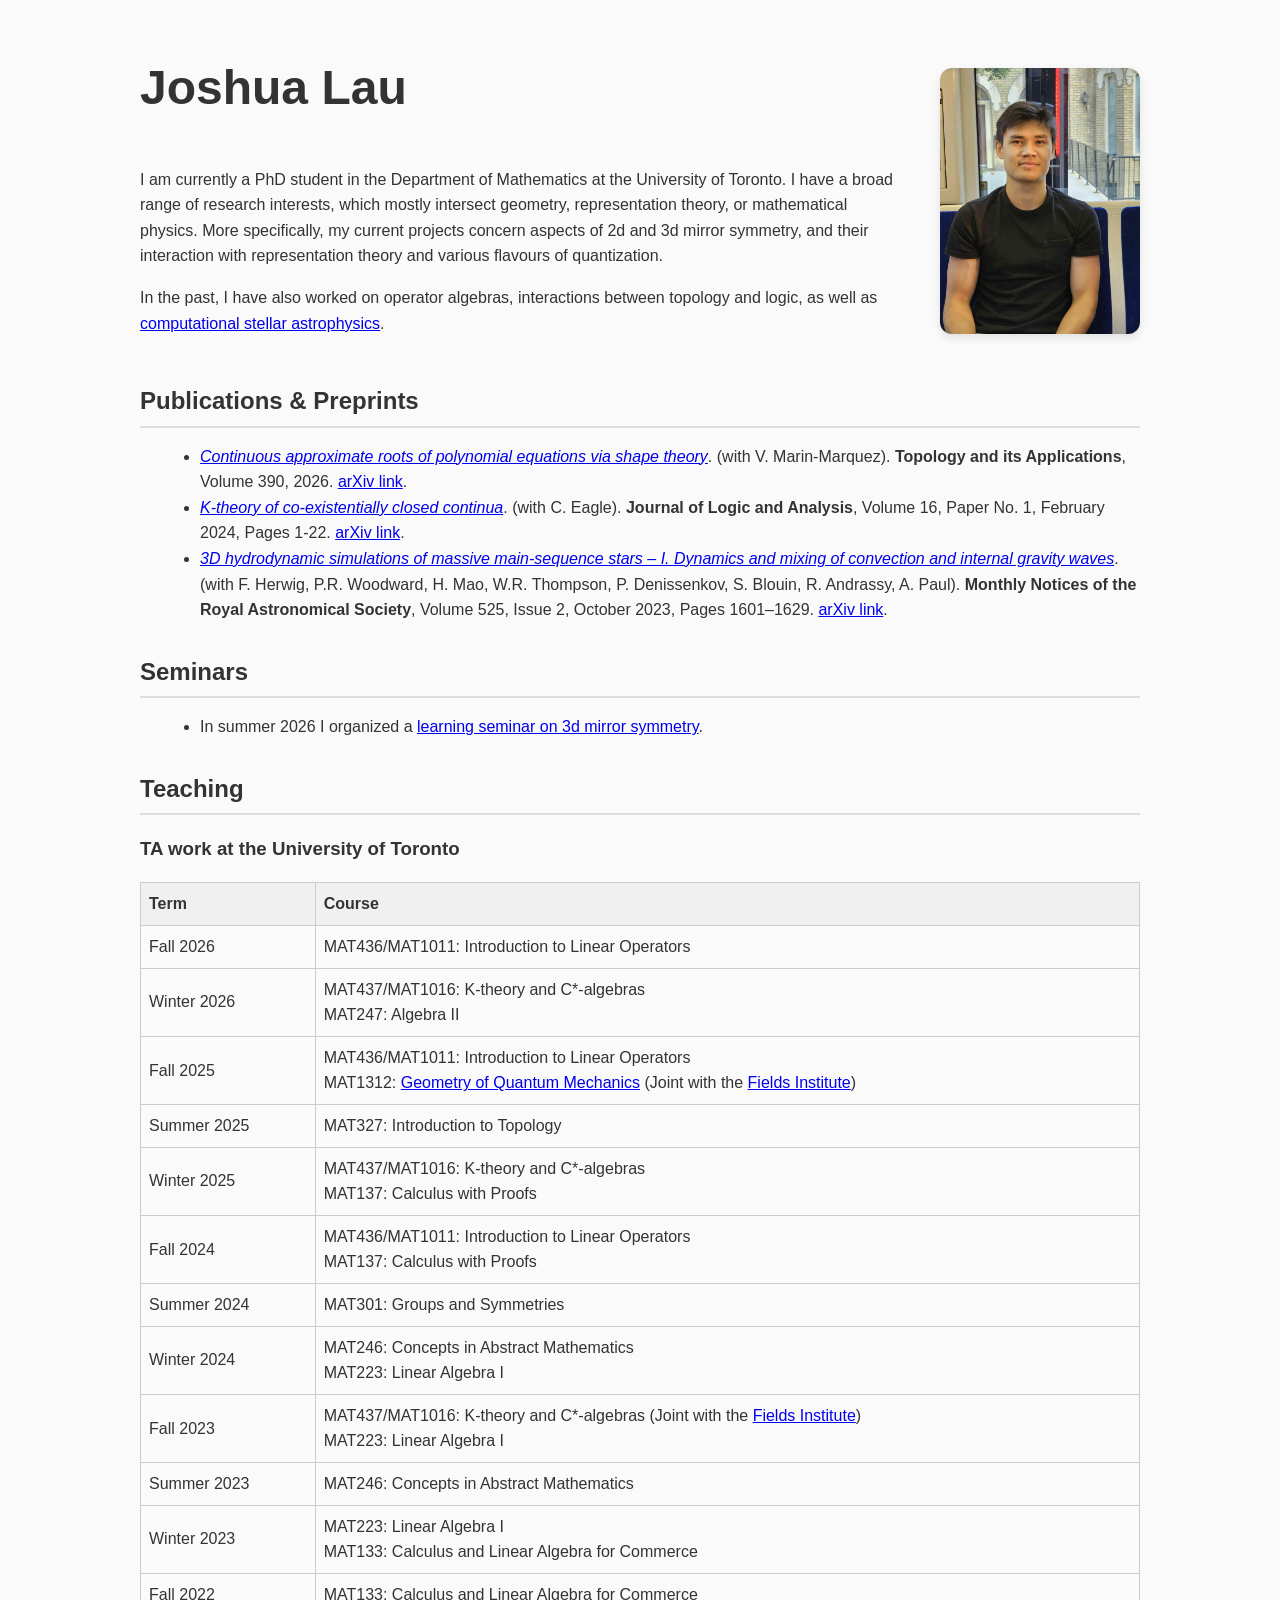
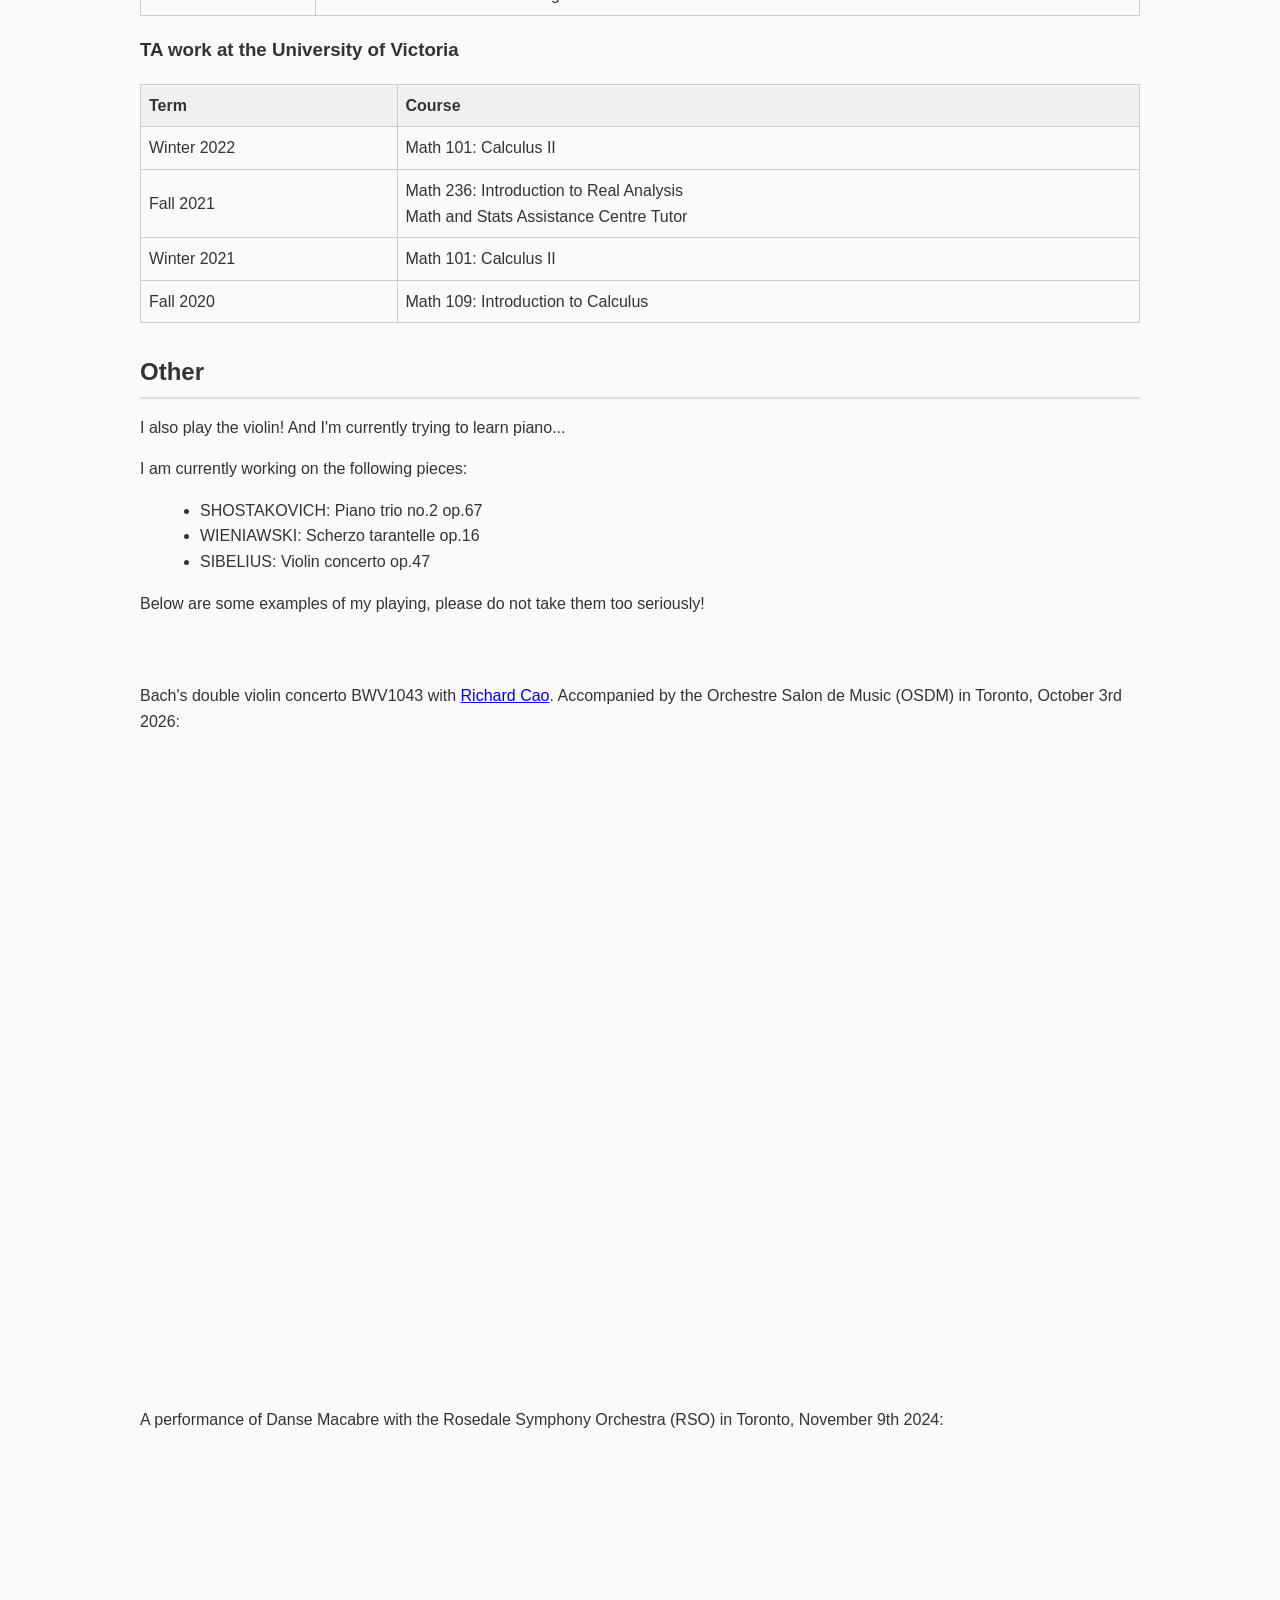
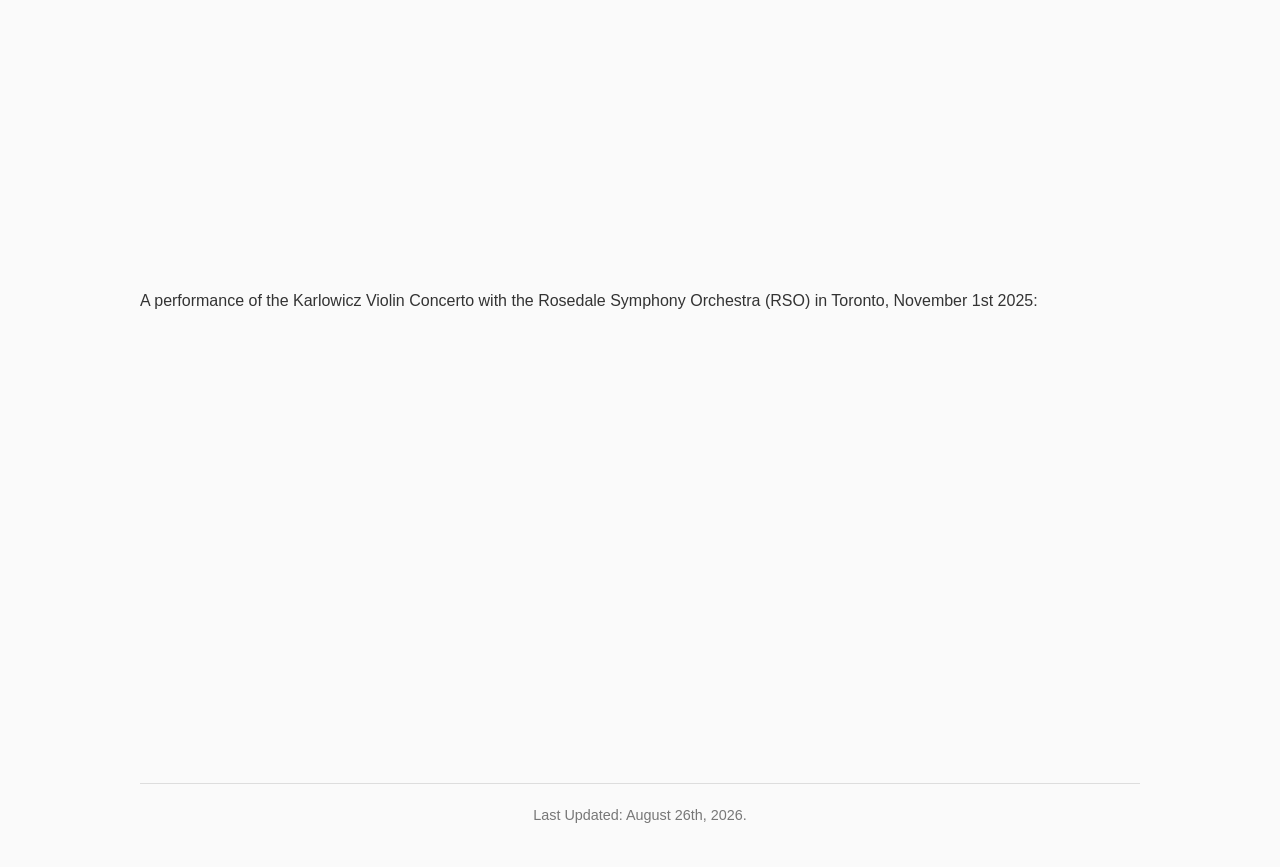
<file: index.html>
<!DOCTYPE html>
<html lang="en">
<head>
  <meta charset="UTF-8">
  <meta name="viewport" content="width=device-width, initial-scale=1.0">
  <title>Joshua Lau</title>
  <link rel="stylesheet" type="text/css" href="hover_stylesheet.css">
  <style>
    body {
      font-family: Arial, sans-serif;
      line-height: 1.6;
      margin: 0;
      padding: 0;
      background-color: #fafafa;
      color: #333;
    }
    .container {
      max-width: 1000px;
      margin: 0 auto;
      padding: 20px;
    }
    .about {
      display: flex;
      justify-content: space-between;
      align-items: center;
      gap: 20px;
    }
    .about img {
      width: 200px;
      height: auto;
      border-radius: 12px;
      object-fit: cover;
      box-shadow: 0 4px 8px rgba(0,0,0,0.1);
      margin-left: 25px;
    }
    .about h1 {
      margin-top: 0;
      font-size: 3em;
      font-weight: 900;
    }
    section {
      margin: 30px 0;
    }
    section h2 {
      font-size: 1.5em;
      margin-bottom: 10px;
      border-bottom: 2px solid #ddd;
      padding-bottom: 5px;
    }
    ul {
      list-style-type: disc;
      margin-left: 20px;
    }
    table {
      width: 100%;
      border-collapse: collapse;
      margin-top: 10px;
    }
    table, th, td {
      border: 1px solid #ccc;
    }
    th, td {
      padding: 8px;
      text-align: left;
    }
    th {
      background-color: #f0f0f0;
    }
    footer {
      text-align: center;
      color: #777;
      font-size: 0.9em;
      padding: 20px 0;
      border-top: 1px solid #ddd;
      margin-top: 40px;
    }
  </style>
</head>
<body>
  <div class="container">
    <!-- About / Name Section -->
    <section class="about">
      <div>
        <h1>Joshua Lau</h1>
        <p>I am currently a PhD student in the Department of Mathematics at the University of Toronto. I have a broad range of research interests, which mostly intersect geometry, representation theory, or mathematical physics. More specifically, my current projects concern aspects of 2d and 3d mirror symmetry, and their interaction with representation theory and various flavours of quantization. </p>

<!-- 
<p>
<span class="hover-target">An example of mirror symmetry. 
    <span class="tooltip">
      <img src="mirror_symmetry_example.jpg" alt="Preview image">
    </span>
  </span>
</p>
-->

<!--
<p>
In fall 2026 I am organizing a reading group (likely on spherical varieties or Bridgeland stability); stay tuned! 
</p>
-->

<!--
<p>
In summer 2026 I am organizing a <a href='./2026-3d-learning-seminar.html'>learning seminar on 3d mirror symmetry</a>. 
</p>
-->


<p>
In the past, I have also worked on operator algebras, interactions between topology and logic, as well as <a href='https://www.ppmstar.org/'>computational stellar astrophysics</a>. 
        </p>
      </div>
      <img src="profile.jpg" alt="Profile photo">
    </section>

    <!-- Publications -->
    <section>
      <h2>Publications & Preprints</h2>
      <ul>
	<li><em><a href='https://doi.org/10.1016/j.topol.2026.109894'>Continuous approximate roots of polynomial equations via shape theory</a></em>. (with V. Marin-Marquez). <b>Topology and its Applications</b>, Volume 390, 2026. <a href='https://arxiv.org/abs/2510.01613'>arXiv link</a>.</li>
        <li><em><a href='https://doi.org/10.4115/jla.2024.16.1'>K-theory of co-existentially closed continua</a></em>. (with C. Eagle). <b>Journal of Logic and Analysis</b>, Volume 16, Paper No. 1, February 2024, Pages 1-22. 	<a href='https://arxiv.org/abs/2309.00746'>arXiv link</a>.</li>
	<li><em><a href='https://doi.org/10.1093/mnras/stad2157'>3D hydrodynamic simulations of massive main-sequence stars – I. Dynamics and mixing of convection and internal gravity waves</a></em>. (with F. Herwig, P.R. Woodward, H. Mao, W.R. Thompson, P. Denissenkov, S. Blouin, R. Andrassy, A. Paul). <b>Monthly Notices of the Royal Astronomical Society</b>, Volume 525, Issue 2, October 2023, Pages 1601–1629. <a href='https://arxiv.org/abs/2303.05495'>arXiv link</a>.</li>
      </ul>
    </section>


    <!-- Seminars -->
    <section>
       <h2>Seminars</h2>
       <ul>
          <li>In summer 2026 I organized a <a href='./2026-3d-learning-seminar.html'>learning seminar on 3d mirror symmetry</a>. </li>
       </ul>
    </section>


    <!-- Teaching -->
    <section>
      <h2>Teaching</h2>
      <h3>TA work at the University of Toronto</h3>
      <table>
        <thead>
          <tr>
            <th>Term</th>
            <th>Course</th>
          </tr>
        </thead>
        <tbody>
	  <tr>
	   <td>Fall 2026</td>
	   <td>MAT436/MAT1011: Introduction to Linear Operators <br />
	   </td>
	  </tr>
	  <tr>
	   <td>Winter 2026</td>
	   <td>MAT437/MAT1016: K-theory and C*-algebras <br />
	       MAT247: Algebra II
	   </td>
	  </tr>
          <tr>
	   <td>Fall 2025</td>
	   <td>MAT436/MAT1011: Introduction to Linear Operators <br />
	       MAT1312: <a href='https://www.math.toronto.edu/mgualt/courses/25-QM/'>Geometry of Quantum Mechanics</a> (Joint with the <a href='http://www.fields.utoronto.ca/activities/25-26/SGC-quantum'>Fields Institute</a>)
	   </td>
	  </tr>
	  <tr>
	   <td>Summer 2025</td>
	   <td>MAT327: Introduction to Topology</td>
	  </tr>
	  <tr>
	   <td>Winter 2025</td>
	   <td>MAT437/MAT1016: K-theory and C*-algebras <br />
	       MAT137: Calculus with Proofs
	   </td>
	  </tr>
	  <tr>
	   <td>Fall 2024</td>
	   <td>MAT436/MAT1011: Introduction to Linear Operators <br />
	       MAT137: Calculus with Proofs
	   </td>
	  </tr>
	  <tr>
	   <td>Summer 2024</td>
	   <td>MAT301: Groups and Symmetries</td>
	  </tr>
	  <tr>
	   <td>Winter 2024</td>
	   <td>MAT246: Concepts in Abstract Mathematics <br /> 
	       MAT223: Linear Algebra I
	   </td>
	  </tr>
	  <tr>
	   <td>Fall 2023</td>
	   <td>MAT437/MAT1016: K-theory and C*-algebras (Joint with the <a href='http://www.fields.utoronto.ca/activities/23-24/operator-k-theory'>Fields Institute</a>)<br /> 
	       MAT223: Linear Algebra I
           </td>
	  </tr>
	  <tr>
	   <td>Summer 2023</td>
	   <td>MAT246: Concepts in Abstract Mathematics</td>
	  </tr>
	  <tr>
	   <td>Winter 2023</td>
	   <td>MAT223: Linear Algebra I <br /> 
	       MAT133: Calculus and Linear Algebra for Commerce
	   </td>
	  </tr>
	  <tr>
	   <td>Fall 2022</td>
	   <td>MAT133: Calculus and Linear Algebra for Commerce</td>
	  </tr>
        </tbody>
      </table>

      <h3>TA work at the University of Victoria</h3>
      <table>
        <thead>
          <tr>
            <th>Term</th>
            <th>Course</th>
          </tr>
        </thead>
        <tbody>
          <tr>
	   <td>Winter 2022</td>
	   <td>Math 101: Calculus II</td>
	  </tr>
	  <tr>
	   <td>Fall 2021</td>
	   <td>Math 236: Introduction to Real Analysis <br /> 
	       Math and Stats Assistance Centre Tutor
	   </td>
	  </tr>
	  <tr>
	   <td>Winter 2021</td>
	   <td>Math 101: Calculus II</td>
	  </tr>
	  <tr>
	   <td>Fall 2020</td>
	   <td>Math 109: Introduction to Calculus</td>
          </tr>
        </tbody>
      </table>

    </section>

    <!-- Non-Academic Interests -->
    <section>
      <h2>Other</h2>
      <p>I also play the violin! And I'm currently trying to learn piano...</p>

I am currently working on the following pieces: 
<ul>
<li>SHOSTAKOVICH: Piano trio no.2 op.67</li>
<li>WIENIAWSKI: Scherzo tarantelle op.16</li>
<li>SIBELIUS: Violin concerto op.47</li>
<!-- <li>BEETHOVEN: Violin sonata op.12 no.3</li> 
<li>MOZART: Sinfonia concertante K.364</li> -->
</ul>


<p>
Below are some examples of my playing, please do not take them too seriously!
</p>

<br />
<br />

Bach's double violin concerto BWV1043 with <a href='https://rcao-create.github.io/'>Richard Cao</a>. Accompanied by the Orchestre Salon de Music (OSDM) in Toronto, October 3rd 2026:
<iframe width="1183" height="665" src="https://www.youtube.com/embed/WWuIuSduILY" title="J.S. Bach — Concerto for two violins in D minor BWV 1043 / Richard Cao, Josh Lau" frameborder="0" allow="accelerometer; autoplay; clipboard-write; encrypted-media; gyroscope; picture-in-picture; web-share" referrerpolicy="strict-origin-when-cross-origin" allowfullscreen></iframe>


A performance of Danse Macabre with the Rosedale Symphony Orchestra (RSO) in Toronto, November 9th 2024: <br />
<iframe loading="lazy" title="Camille Saint-Saens - Danse Macabre Op.40" width="750" height="422" src="https://www.youtube.com/embed/87HPrM-MUTs?feature=oembed" frameborder="0" allow="accelerometer; autoplay; clipboard-write; encrypted-media; gyroscope; picture-in-picture; web-share" referrerpolicy="strict-origin-when-cross-origin" allowfullscreen=""></iframe>

<br />
<br />
A performance of the Karlowicz Violin Concerto with the Rosedale Symphony Orchestra (RSO) in Toronto, November 1st 2025: <br />
<iframe loading="lazy" title="Karlowicz Violin Concerto in A major Op.8
" width="750" height="422" src="https://www.youtube.com/embed/TPYbpg4hl5k?feature=oembed" frameborder="0" allow="accelerometer; autoplay; clipboard-write; encrypted-media; gyroscope; picture-in-picture; web-share" referrerpolicy="strict-origin-when-cross-origin" allowfullscreen=""></iframe>





</section>

    <!-- Footer -->
    <footer>
      <!-- © <script>document.write(new Date().getFullYear())</script> Joshua Lau -->
      Last Updated: August 26th, 2026.
    </footer>
  </div>
</body>
</html>
</file>
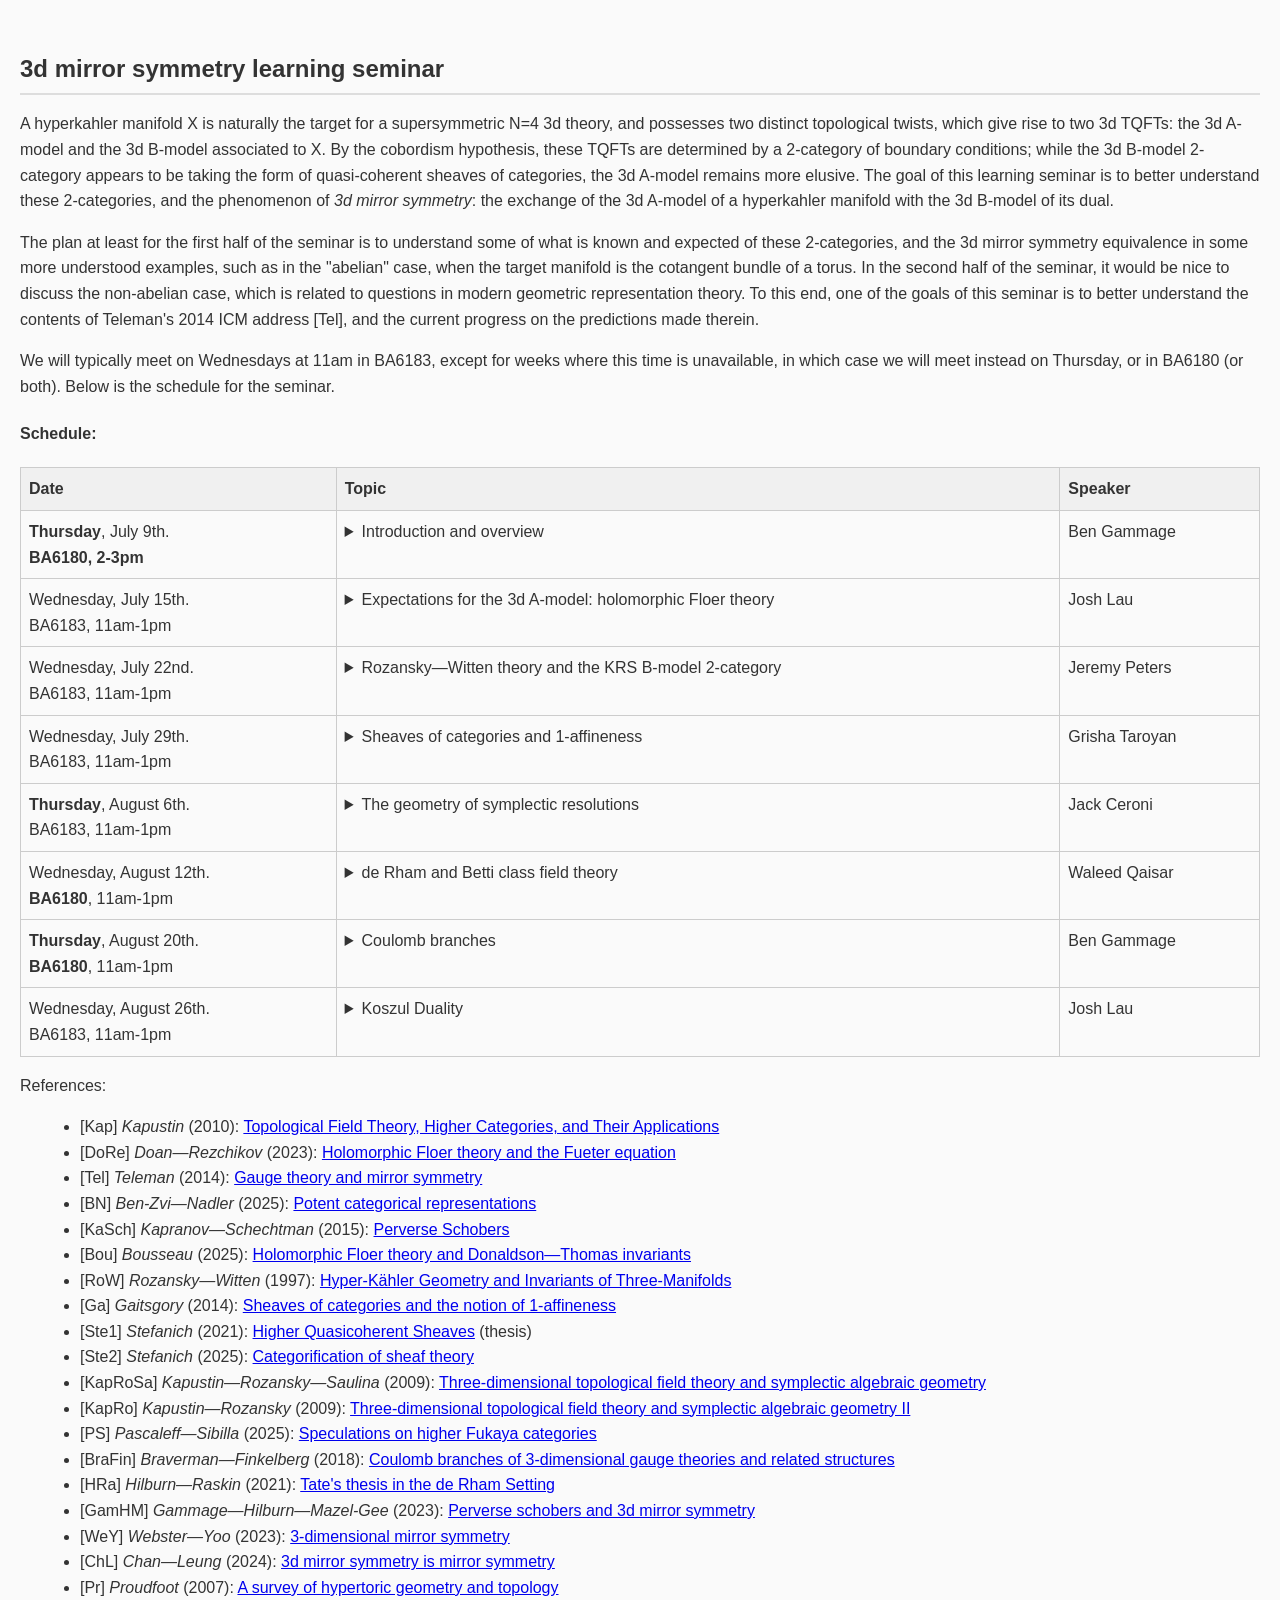
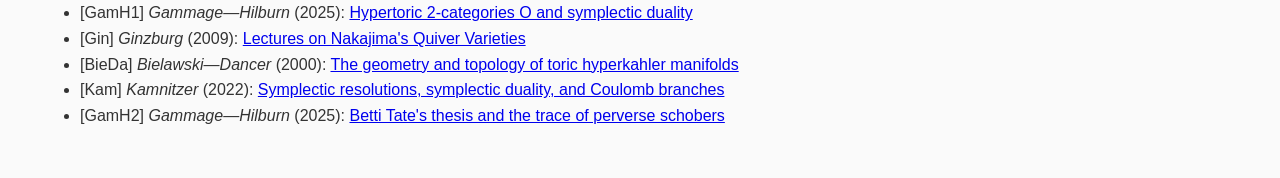
<file: 2026-3d-learning-seminar.html>
<!DOCTYPE html>
<html lang="en">
<head>
  <meta charset="UTF-8">
  <meta name="viewport" content="width=device-width, initial-scale=1.0">
  <title>Summer 2026 learning seminar</title>
  <style>
    body {
      font-family: Arial, sans-serif;
      line-height: 1.6;
      margin: 0;
      padding: 0;
      background-color: #fafafa;
      color: #333;
    }
    .container {
      /*max-width: 900px;*/
      margin: 0 auto;
      padding: 20px;
    }
    section {
      margin: 30px 0;
    }
    section h2 {
      font-size: 1.5em;
      margin-bottom: 10px;
      border-bottom: 2px solid #ddd;
      padding-bottom: 5px;
    }
    ul {
      list-style-type: disc;
      margin-left: 20px;
    }
    table {
      width: 100%;
      border-collapse: collapse;
      margin-top: 10px;
    }
    table, th, td {
      border: 1px solid #ccc;
    }
    th, td {
      padding: 8px;
      text-align: left;
      vertical-align:top;
    }
    th {
      background-color: #f0f0f0;
    }
    footer {
      text-align: center;
      color: #777;
      font-size: 0.9em;
      padding: 20px 0;
      border-top: 1px solid #ddd;
      margin-top: 40px;
    }
  </style>
</head>
<body>
  <div class="container">
    <!-- About / Name Section -->
    <section>
	<h2>3d mirror symmetry learning seminar</h2>
	
	<p>
	A hyperkahler manifold X is naturally the target for a supersymmetric N=4 3d theory, and possesses two distinct topological twists, which give rise to two 3d TQFTs: the 3d A-model and the 3d B-model associated to X. By the cobordism hypothesis, these TQFTs are determined by a 2-category of boundary conditions; while the 3d B-model 2-category appears to be taking the form of quasi-coherent sheaves of categories, the 3d A-model remains more elusive. The goal of this learning seminar is to better understand these 2-categories, and the phenomenon of <i>3d mirror symmetry</i>: the exchange of the 3d A-model of a hyperkahler manifold with the 3d B-model of its dual. 
	</p>
	<p>
	The plan at least for the first half of the seminar is to understand some of what is known and expected of these 2-categories, and the 3d mirror symmetry equivalence in some more understood examples, such as in the "abelian" case, when the target manifold is the cotangent bundle of a torus. In the second half of the seminar, it would be nice to discuss the non-abelian case, which is related to questions in modern geometric representation theory. To this end, one of the goals of this seminar is to better understand the contents of Teleman's 2014 ICM address [Tel], and the current progress on the predictions made therein. 
	</p>
	<p>
	We will typically meet on Wednesdays at 11am in BA6183, except for weeks where this time is unavailable, in which case we will meet instead on Thursday, or in BA6180 (or both). Below is the schedule for the seminar. 
	</p>

	
	<p>
	<h4>Schedule:</h4> 
	
	<table>
	<thead>
	<tr>
	  <th>Date</th>
	  <th>Topic</th>
	  <th>Speaker</th>
	</tr>
	</thead>
	<tbody>
	<tr>
	  <td><b>Thursday</b>, July 9th. <br /><b>BA6180, 2-3pm</b>
	  </td>
	  <td>
	  <details><summary>Introduction and overview</summary>
	  	[Kap, &#167;1-2], [Tel, &#167;1-2], [WeY, &#167;1-3]
	  </details>
	  </td>
	  <td>Ben Gammage</td>
	</tr>
	<tr>
	  <td>Wednesday, July 15th. <br />BA6183, 11am-1pm
	  </td>
	  <td>
	  <details><summary>Expectations for the 3d A-model: holomorphic Floer theory</summary>
	  	[DoRe], [PS], [Bou]
	  </details>
	  </td>
	  <td>Josh Lau</td>
	</tr>
	<tr>
	  <td>Wednesday, July 22nd. <br />BA6183, 11am-1pm</td>
	  <td>
	  <details><summary>Rozansky&mdash;Witten theory and the KRS B-model 2-category</summary>
	  	[RoW], [KapRoSa], [KapRo], [Tel &#167;3]
	  </details>
	  </td>
	  <td>Jeremy Peters</td>
	</tr>
	<tr>
	  <td>Wednesday, July 29th. <br />BA6183, 11am-1pm</td>
	  <td>
	  <details><summary>Sheaves of categories and 1-affineness</summary>
	  	[Ga], [Ste1], [Ste2]
	  </details>
	  </td>
	  <td>Grisha Taroyan</td>
	</tr>
	<tr>
	  <td><b>Thursday</b>, August 6th. <br />BA6183, 11am-1pm</td>
	  <td>
	  <details><summary>The geometry of symplectic resolutions</summary>
	  	 [Kam], [Gin]
	  </details>
	  </td>
	  <td>Jack Ceroni</td>
	</tr>
	<tr>
	  <td>Wednesday, August 12th. <br /><b>BA6180</b>, 11am-1pm</td>
	  <td>
	  <details><summary>de Rham and Betti class field theory</summary>
	  	[HRa], [GamH2]
	  </details>
	  </td>
	  <td>Waleed Qaisar</td>
	</tr>
	<tr>
	  <td><b>Thursday</b>, August 20th. <br /><b>BA6180</b>, 11am-1pm</td>
	  <td>
	  <details><summary>Coulomb branches</summary>
	  	&nbsp;[BraFin], [Kam]
	  </details>
	  </td>
	  <td>Ben Gammage</td>
	</tr>
	<tr>
	  <td>Wednesday, August 26th. <br />BA6183, 11am-1pm</td>
	  <td>
	  <details><summary>Koszul Duality</summary>
	  	
	  </details>
	  </td>
	  <td>Josh Lau</td>
	</tr>

	</tbody>
	</table>
	
	
	</p>
	
	

	
	<p>
	References: 
	<ul>
	<li>[Kap] <i>Kapustin</i> (2010): <a href='https://arxiv.org/pdf/1004.2307'>Topological Field Theory, Higher Categories, and Their Applications</a></li>
	<li>[DoRe] <i>Doan&mdash;Rezchikov</i> (2023): <a href='https://arxiv.org/pdf/2210.12047'>Holomorphic Floer theory and the Fueter equation</a></li>
	<li>[Tel] <i>Teleman</i> (2014): <a href='https://arxiv.org/pdf/1404.6305'>Gauge theory and mirror symmetry</a></li>
	<li>[BN] <i>Ben-Zvi&mdash;Nadler</i> (2025): <a href='https://arxiv.org/pdf/2510.07482'>Potent categorical representations</a></li>
	<li>[KaSch] <i>Kapranov&mdash;Schechtman</i> (2015): <a href='https://arxiv.org/pdf/1411.2772'>Perverse Schobers</a>
	<li>[Bou] <i>Bousseau</i> (2025): <a href='https://arxiv.org/pdf/2210.17001'>Holomorphic Floer theory and Donaldson&mdash;Thomas invariants</a></li>
	<li>[RoW] <i>Rozansky&mdash;Witten</i> (1997): <a href='https://arxiv.org/pdf/hep-th/9612216'>Hyper-K&auml;hler Geometry and Invariants of Three-Manifolds</a></li>
	<li>[Ga] <i>Gaitsgory</i> (2014): <a href='https://arxiv.org/pdf/1306.4304'>Sheaves of categories and the notion of 1-affineness</a></li>
	<li>[Ste1] <i>Stefanich</i> (2021): <a href='https://web.ma.utexas.edu/users/gs29722/Thesis.pdf'>Higher Quasicoherent Sheaves</a> (thesis)</li>
	<li>[Ste2] <i>Stefanich</i> (2025): <a href='https://arxiv.org/pdf/2511.09553'>Categorification of sheaf theory</a></li>
	<li>[KapRoSa] <i>Kapustin&mdash;Rozansky&mdash;Saulina</i> (2009): <a href='https://arxiv.org/pdf/0810.5415'>Three-dimensional topological field theory and symplectic algebraic geometry</a></li>
	<li>[KapRo] <i>Kapustin&mdash;Rozansky</i> (2009): <a href='https://arxiv.org/pdf/0909.3643'>Three-dimensional topological field theory and symplectic algebraic geometry II</a></li>
	<li>[PS] <i>Pascaleff&mdash;Sibilla</i> (2025): <a href='https://arxiv.org/pdf/2503.20906v1'>Speculations on higher Fukaya categories</a></li>
	<li>[BraFin] <i>Braverman&mdash;Finkelberg</i> (2018): <a href='https://arxiv.org/pdf/1807.09038'>Coulomb branches of 3-dimensional gauge theories and related structures</a></li>
	<li>[HRa] <i>Hilburn&mdash;Raskin</i> (2021): <a href='https://arxiv.org/pdf/2107.11325'>Tate's thesis in the de Rham Setting</a></li>
	<li>[GamHM] <i>Gammage&mdash;Hilburn&mdash;Mazel-Gee</i> (2023): <a href='https://arxiv.org/pdf/2202.06833'>Perverse schobers and 3d mirror symmetry</a></li>
	<li>[WeY] <i>Webster&mdash;Yoo</i> (2023): <a href='https://arxiv.org/pdf/2308.06191'>3-dimensional mirror symmetry</a></li>
	<li>[ChL] <i>Chan&mdash;Leung</i> (2024): <a href='https://arxiv.org/pdf/2410.03611'>3d mirror symmetry is mirror symmetry</a></li>
	<li>[Pr] <i>Proudfoot</i> (2007): <a href='https://arxiv.org/pdf/0705.4236'>A survey of hypertoric geometry and topology</a></li>
	<li>[GamH1] <i>Gammage&mdash;Hilburn</i> (2025): <a href='https://arxiv.org/pdf/2310.06172'>Hypertoric 2-categories O and symplectic duality</a></li>
	<li>[Gin] <i>Ginzburg</i> (2009): <a href='https://arxiv.org/pdf/0905.0686v2'>Lectures on Nakajima's Quiver Varieties</a></li>
	<li>[BieDa] <i>Bielawski&mdash;Dancer</i> (2000): <a href='https://intlpress.com/site/pub/files/_fulltext/journals/cag/2000/0008/0004/CAG-2000-0008-0004-a002.pdf'>The geometry and topology of toric hyperkahler manifolds</a></li>
	<li>[Kam] <i>Kamnitzer</i> (2022): <a href='https://arxiv.org/pdf/2202.03913'>Symplectic resolutions, symplectic duality, and Coulomb branches</a></li>
	<li>[GamH2] <i>Gammage&mdash;Hilburn</i> (2025): <a href='https://arxiv.org/abs/2210.06548'>Betti Tate's thesis and the trace of perverse schobers</a></li>

	</ul>
	</p>
  </div>
</body>
</html>
</file>
<file: hover_stylesheet.css>
body {
    font-family: Arial, sans-serif;
    padding: 60px;
    line-height: 1.7;
    background: #f7f7fb;
    color: #222;
}

.hover-target {
    position: relative;
    display: inline-block;
    color: #2563eb;
    cursor: pointer;
    border-bottom: 1px dashed #2563eb;
}

.tooltip {
    position: absolute;
    bottom: 140%;
    left: 50%;
    transform: translateX(-50%) translateY(10px);
    background: white;
    border-radius: 14px;
    padding: 10px;
    box-shadow: 0 10px 30px rgba(0,0,0,0.15);
    opacity: 0;
    pointer-events: none;
    transition: opacity 0.25s ease, transform 0.25s ease;
    z-index: 10;
    min-width: 220px;
}

.tooltip img {
    width: 200px;
    height: auto;
    display: block;
    border-radius: 10px;
}

.tooltip::after {
    content: "";
    position: absolute;
    top: 100%;
    left: 50%;
    transform: translateX(-50%);
    border-width: 8px;
    border-style: solid;
    border-color: white transparent transparent transparent;
}

.hover-target:hover .tooltip {
    opacity: 1;
    transform: translateX(-50%) translateY(0);
}
</file>
